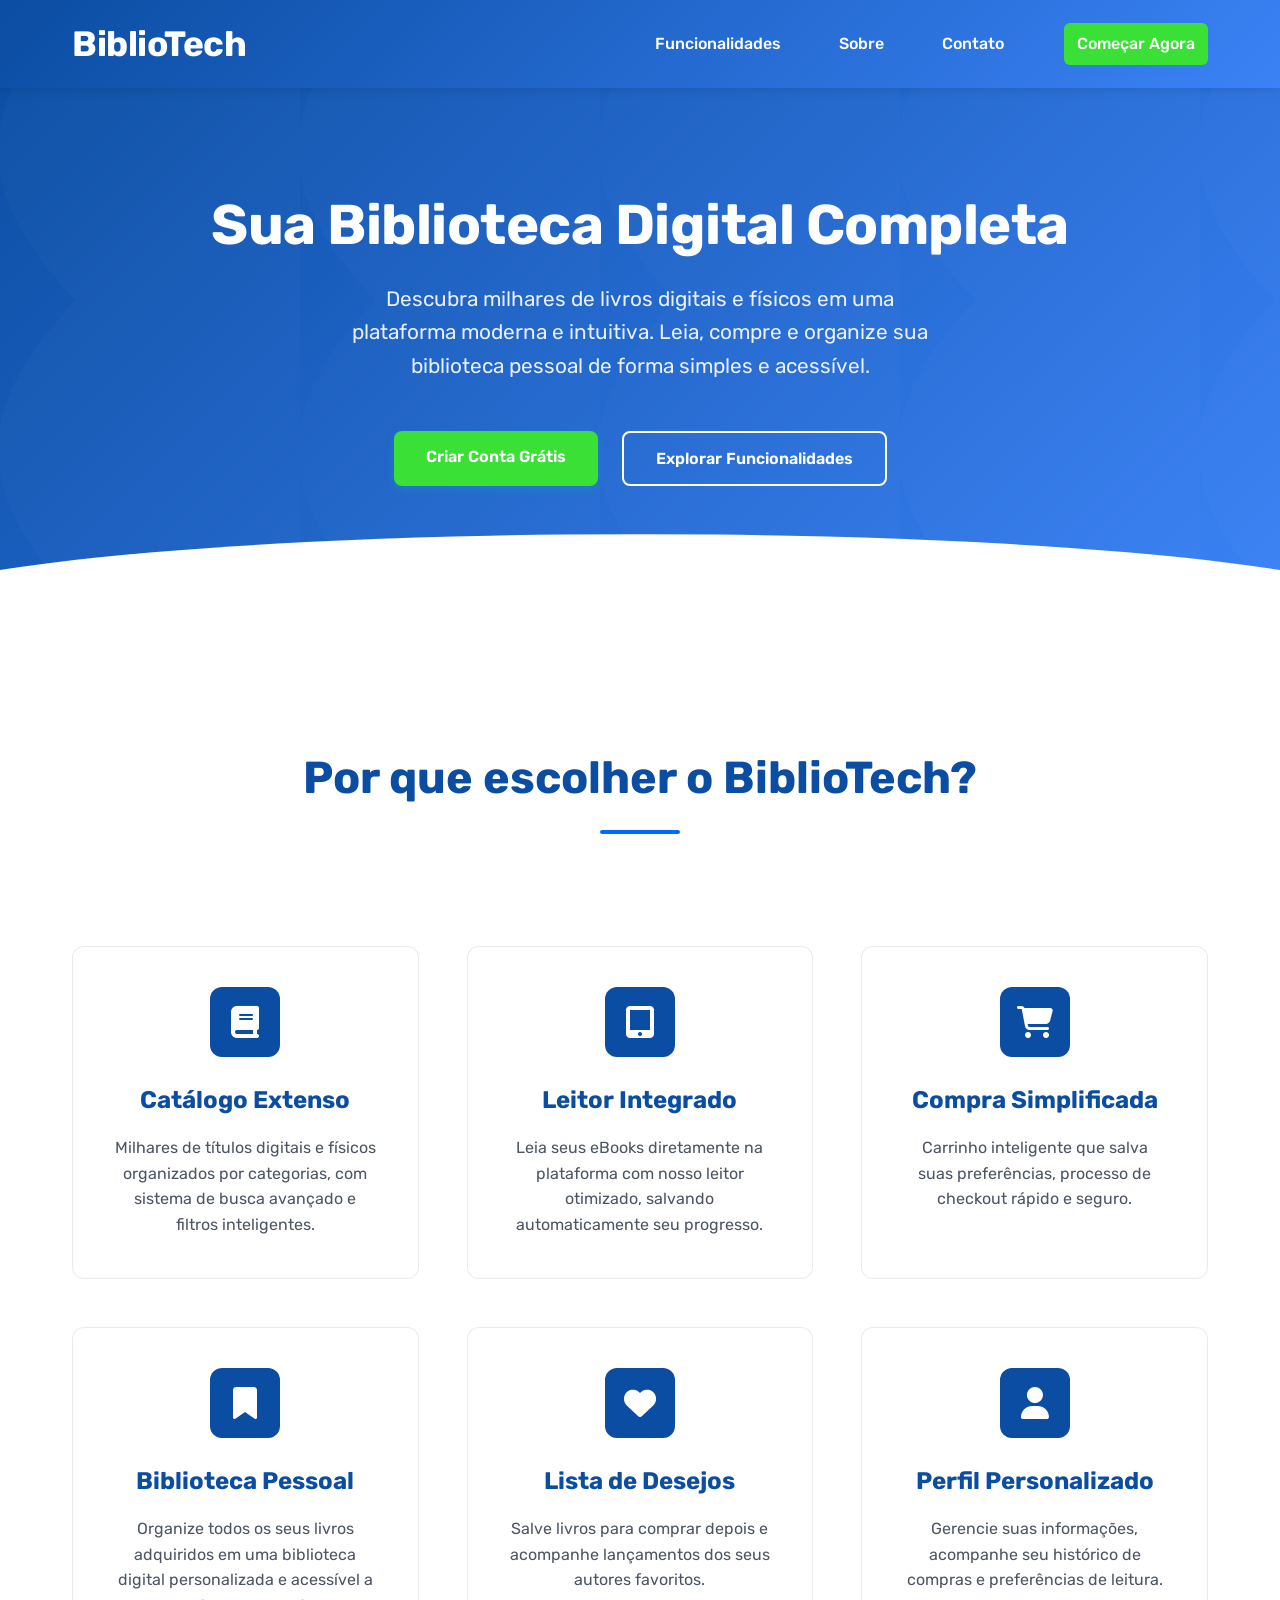
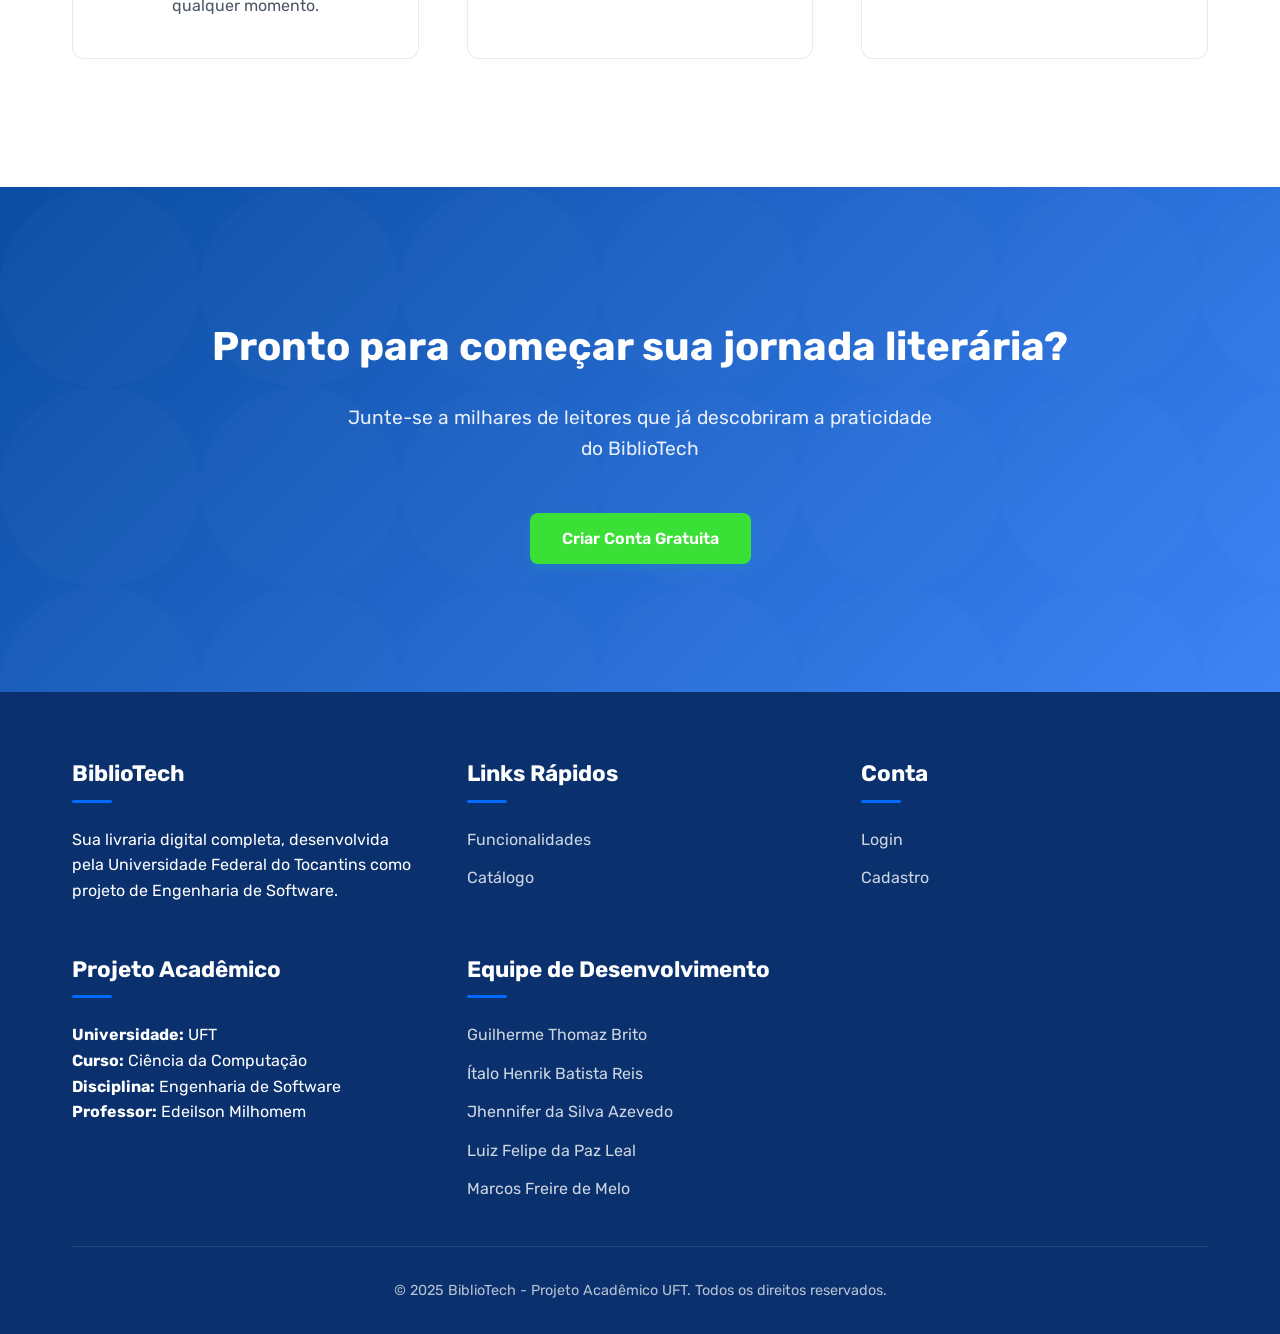
<file: index.html>
<!DOCTYPE html>
<html lang="pt-br">
  <head>
    <meta charset="UTF-8" />
    <meta name="viewport" content="width=device-width, initial-scale=1.0" />
    <title>BiblioTech - Sua Livraria Digital</title>
    <link rel="icon" href="favicon.png" type="image/x-icon" />
    <link
      href="https://fonts.googleapis.com/css2?family=Rubik:wght@300;400;500;600;700&display=swap"
      rel="stylesheet"
    />
    <link
      rel="stylesheet"
      href="https://cdnjs.cloudflare.com/ajax/libs/font-awesome/6.1.1/css/all.min.css"
    />
    <link rel="stylesheet" href="style.css" />
  </head>
  <body>
    <!-- Header -->
    <header class="header">
      <nav class="nav container">
        <a href="https://bibliotech-1067371253069.southamerica-east1.run.app/home.html" class="logo">BiblioTech</a>
        <ul class="nav-links">
          <li><a href="#funcionalidades">Funcionalidades</a></li>
          <li><a href="#sobre">Sobre</a></li>
          <li><a href="#contato">Contato</a></li>
          <li>
            <a href="https://bibliotech-1067371253069.southamerica-east1.run.app/home.html" class="btn-primary"
              >Começar Agora</a
            >
          </li>
        </ul>
      </nav>
    </header>

    <!-- Hero Section -->
    <section class="hero">
      <div class="container">
        <div class="hero-content">
          <h1>Sua Biblioteca Digital Completa</h1>
          <p>
            Descubra milhares de livros digitais e físicos em uma plataforma
            moderna e intuitiva. Leia, compre e organize sua biblioteca pessoal
            de forma simples e acessível.
          </p>
          <div class="hero-buttons">
            <a
              href="https://bibliotech-1067371253069.southamerica-east1.run.app/cadastro-usuario.html"
              class="btn-primary"
              onclick="handleCadastro(this)"
              >Criar Conta Grátis</a
            >
            <a href="#funcionalidades" class="btn-secondary"
              >Explorar Funcionalidades</a
            >
          </div>
        </div>
      </div>
    </section>

    <!-- Features Section -->
    <section class="features" id="funcionalidades">
      <div class="container">
        <h2>Por que escolher o BiblioTech?</h2>
        <div class="features-grid">
          <div class="feature-card">
            <div class="feature-icon">
              <i class="fas fa-book"></i>
            </div>
            <h3>Catálogo Extenso</h3>
            <p>
              Milhares de títulos digitais e físicos organizados por categorias,
              com sistema de busca avançado e filtros inteligentes.
            </p>
          </div>
          <div class="feature-card">
            <div class="feature-icon">
              <i class="fas fa-tablet-alt"></i>
            </div>
            <h3>Leitor Integrado</h3>
            <p>
              Leia seus eBooks diretamente na plataforma com nosso leitor
              otimizado, salvando automaticamente seu progresso.
            </p>
          </div>
          <div class="feature-card">
            <div class="feature-icon">
              <i class="fas fa-shopping-cart"></i>
            </div>
            <h3>Compra Simplificada</h3>
            <p>
              Carrinho inteligente que salva suas preferências, processo de
              checkout rápido e seguro.
            </p>
          </div>
          <div class="feature-card">
            <div class="feature-icon">
              <i class="fas fa-bookmark"></i>
            </div>
            <h3>Biblioteca Pessoal</h3>
            <p>
              Organize todos os seus livros adquiridos em uma biblioteca digital
              personalizada e acessível a qualquer momento.
            </p>
          </div>
          <div class="feature-card">
            <div class="feature-icon">
              <i class="fas fa-heart"></i>
            </div>
            <h3>Lista de Desejos</h3>
            <p>
              Salve livros para comprar depois e acompanhe lançamentos dos seus
              autores favoritos.
            </p>
          </div>
          <div class="feature-card">
            <div class="feature-icon">
              <i class="fas fa-user"></i>
            </div>
            <h3>Perfil Personalizado</h3>
            <p>
              Gerencie suas informações, acompanhe seu histórico de compras e
              preferências de leitura.
            </p>
          </div>
        </div>
      </div>
    </section>

    <!-- CTA Section -->
    <section class="cta">
      <div class="container">
        <h2>Pronto para começar sua jornada literária?</h2>
        <p>
          Junte-se a milhares de leitores que já descobriram a praticidade do
          BiblioTech
        </p>
        <a
          href="https://bibliotech-1067371253069.southamerica-east1.run.app/cadastro-usuario.html"
          class="btn-primary"
          onclick="handleCadastro(this)"
          >Criar Conta Gratuita</a
        >
      </div>
    </section>

    <!-- Footer -->
    <footer class="footer" id="contato">
      <div class="container">
        <div class="footer-content">
          <div class="footer-section">
            <h3>BiblioTech</h3>
            <p>
              Sua livraria digital completa, desenvolvida pela Universidade
              Federal do Tocantins como projeto de Engenharia de Software.
            </p>
          </div>
          <div class="footer-section">
            <h3>Links Rápidos</h3>
            <ul>
              <li><a href="#funcionalidades">Funcionalidades</a></li>
              <li><a href="https://bibliotech-1067371253069.southamerica-east1.run.app/home.html">Catálogo</a></li>
            </ul>
          </div>
          <div class="footer-section">
            <h3>Conta</h3>
            <ul>
              <li><a href="https://bibliotech-1067371253069.southamerica-east1.run.app/login.html">Login</a></li>
              <li>
                <a href="https://bibliotech-1067371253069.southamerica-east1.run.app/cadastro-usuario.html"
                  >Cadastro</a
                >
              </li>
            </ul>
          </div>
          <div class="footer-section" id="sobre">
            <h3>Projeto Acadêmico</h3>
            <p><strong>Universidade:</strong> UFT</p>
            <p><strong>Curso:</strong> Ciência da Computação</p>
            <p><strong>Disciplina:</strong> Engenharia de Software</p>
            <p><strong>Professor:</strong> Edeilson Milhomem</p>
          </div>
          <div class="footer-section">
            <h3>Equipe de Desenvolvimento</h3>            <ul>
              <li>
                <a href="https://github.com/thomazllr" target="_blank" rel="noopener"
                  >Guilherme Thomaz Brito</a
                >
              </li>
              <li>
                <a href="https://github.com/italohreis" target="_blank" rel="noopener"
                  >Ítalo Henrik Batista Reis</a
                >
              </li>
              <li>
                <a href="https://github.com/jhenisushi" target="_blank" rel="noopener"
                  >Jhennifer da Silva Azevedo</a
                >
              </li>
              <li>
                <a href="https://github.com/arkfx" target="_blank" rel="noopener"
                  >Luiz Felipe da Paz Leal</a
                >
              </li>
              <li>
                <a href="https://github.com/MarcosFrMelo" target="_blank" rel="noopener"
                  >Marcos Freire de Melo</a
                >
              </li>
            </ul>
          </div>
        </div>
        <div class="footer-bottom">
          <p>
            &copy; 2025 BiblioTech - Projeto Acadêmico UFT. Todos os direitos
            reservados.
          </p>
        </div>
      </div>
    </footer>

    <script src="script.js"></script>
  </body>
</html>
</file>
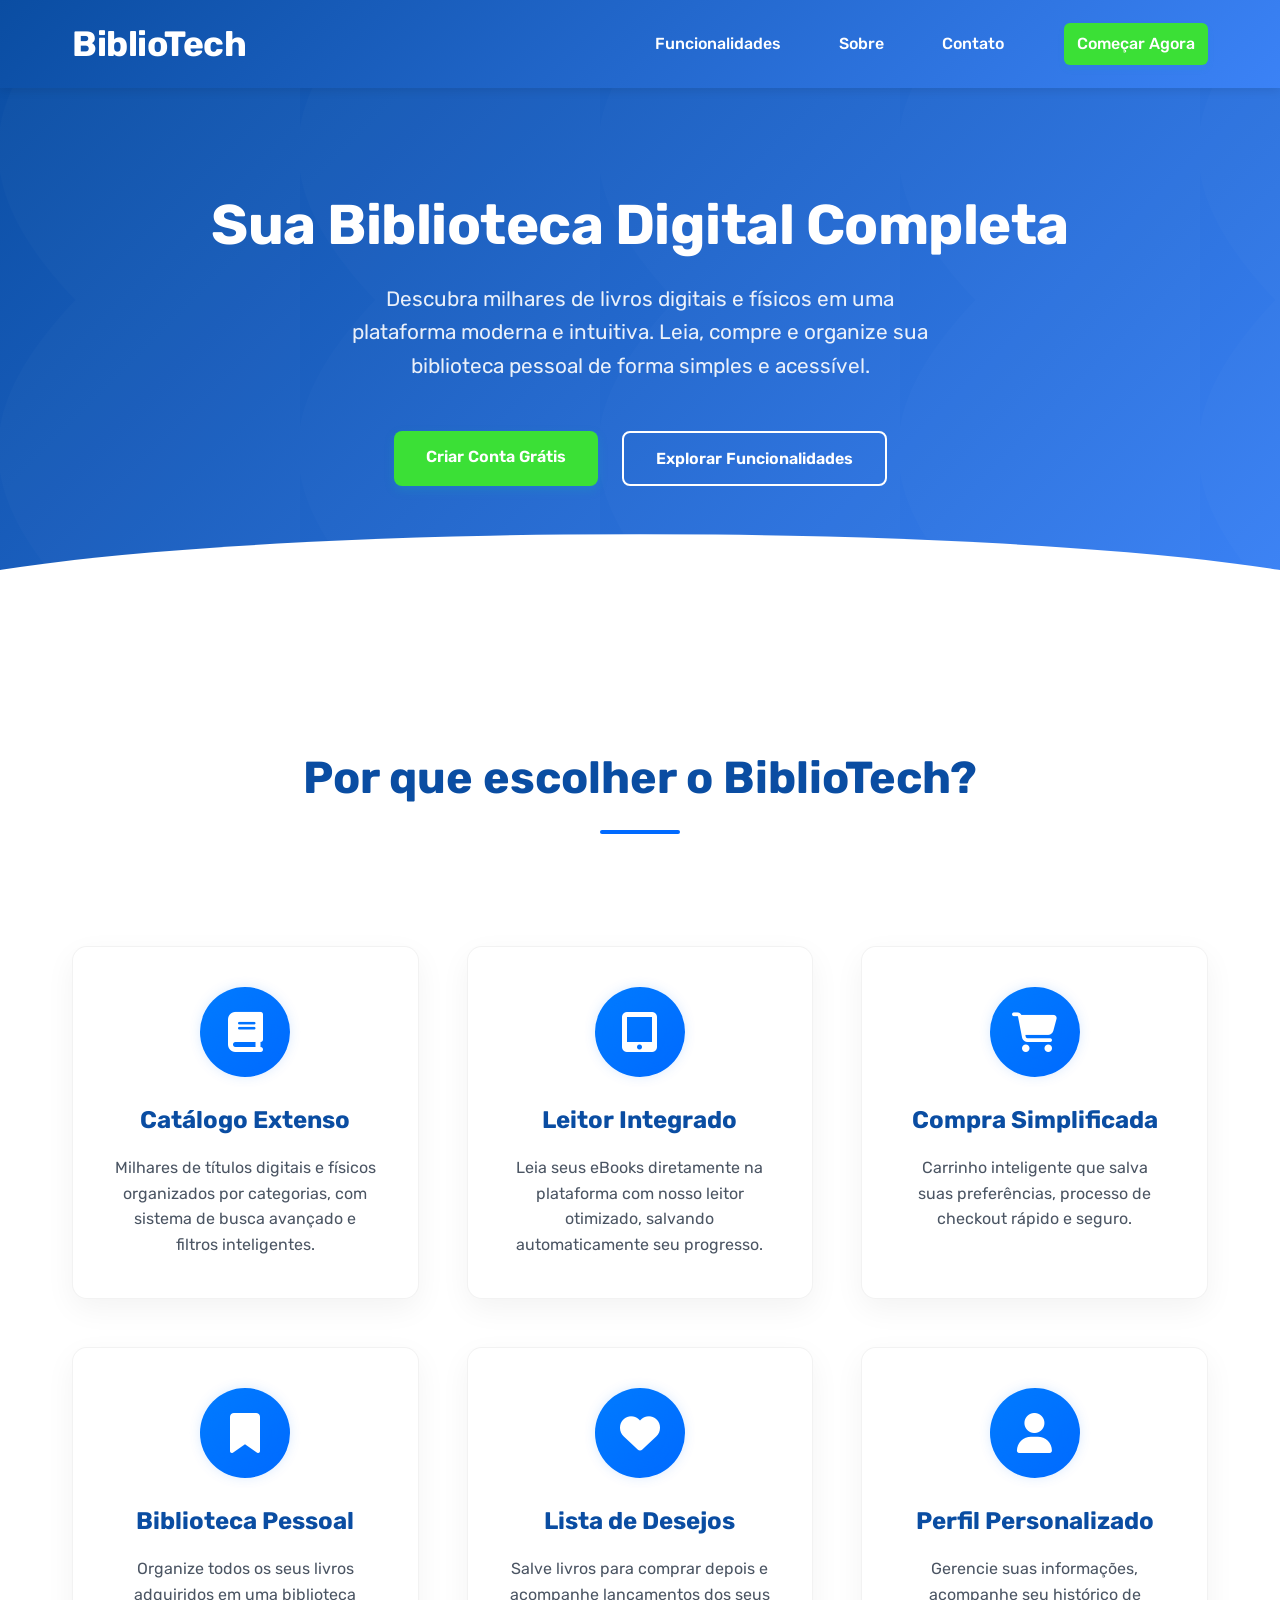
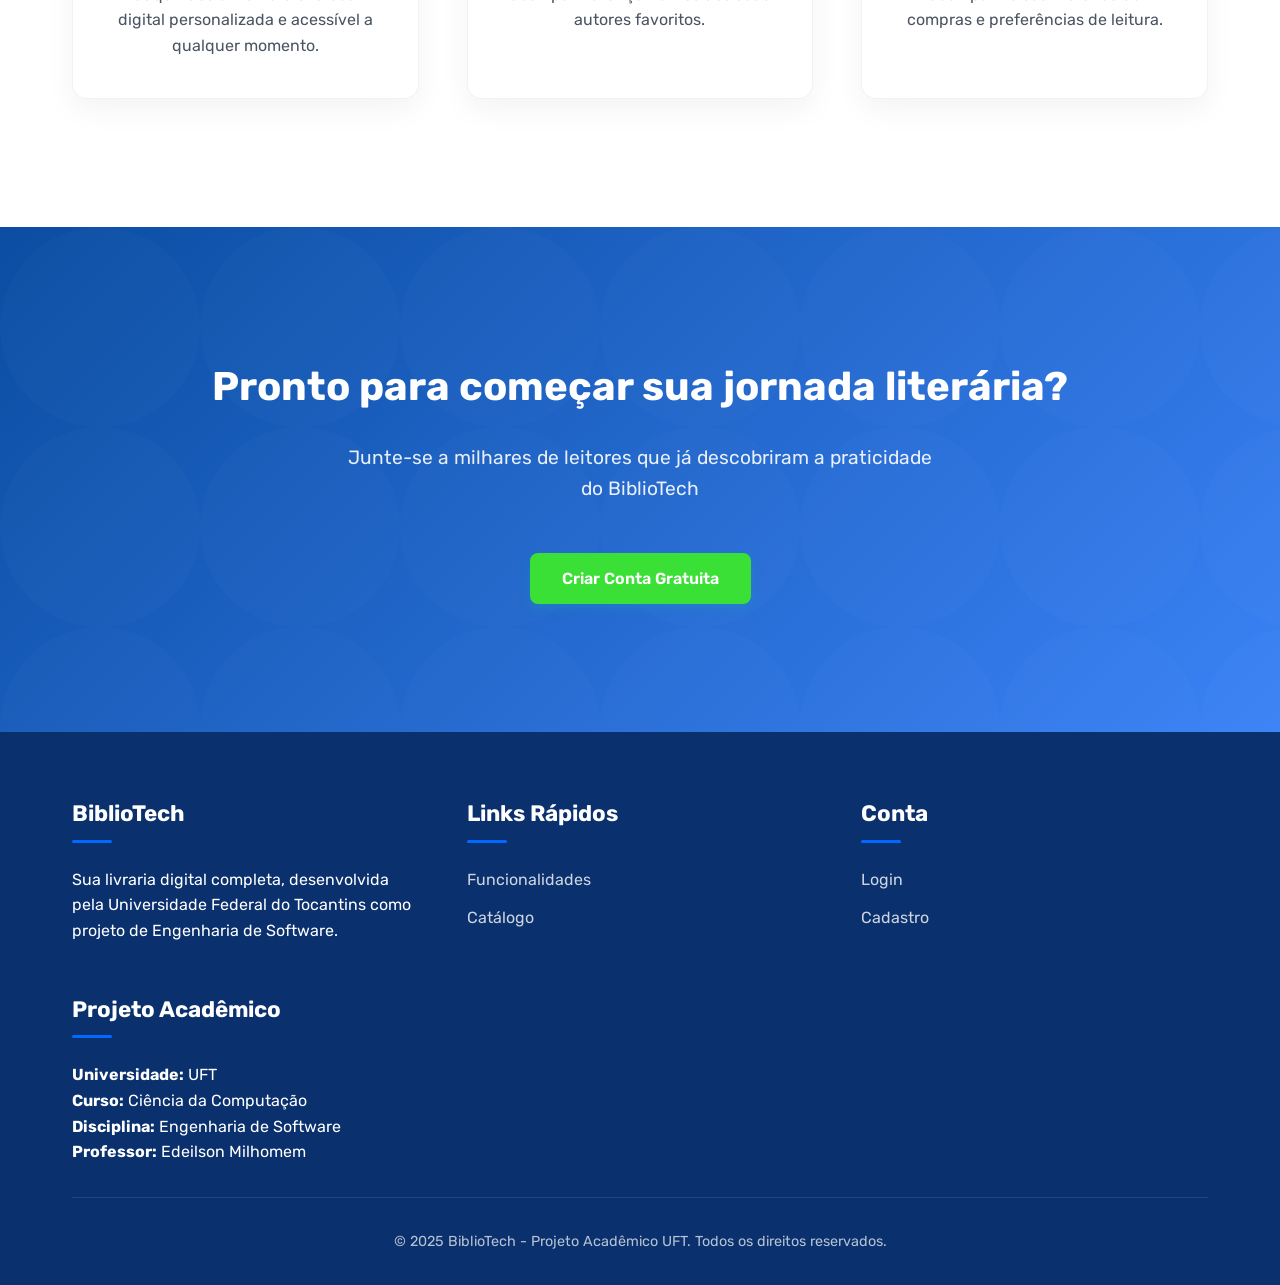
<file: landing-page.html>
<!DOCTYPE html>
<html lang="pt-br">
  <head>
    <meta charset="UTF-8" />
    <meta name="viewport" content="width=device-width, initial-scale=1.0" />
    <title>BiblioTech - Sua Livraria Digital</title>
    <link
      href="https://fonts.googleapis.com/css2?family=Rubik:wght@300;400;500;600;700&display=swap"
      rel="stylesheet"
    />
    <link
      rel="stylesheet"
      href="https://cdnjs.cloudflare.com/ajax/libs/font-awesome/6.1.1/css/all.min.css"
    />
    <link rel="stylesheet" href="landing-page.css" />
  </head>
  <body>
    <!-- Header -->
    <header class="header">
      <nav class="nav container">
        <a href="home.html" class="logo">BiblioTech</a>
        <ul class="nav-links">
          <li><a href="#funcionalidades">Funcionalidades</a></li>
          <li><a href="#sobre">Sobre</a></li>
          <li><a href="#contato">Contato</a></li>
          <li><a href="home.html" class="btn-primary">Começar Agora</a></li>
        </ul>
      </nav>
    </header>

    <!-- Hero Section -->
    <section class="hero">
      <div class="container">
        <div class="hero-content">
          <h1>Sua Biblioteca Digital Completa</h1>
          <p>
            Descubra milhares de livros digitais e físicos em uma plataforma
            moderna e intuitiva. Leia, compre e organize sua biblioteca pessoal
            de forma simples e acessível.
          </p>
          <div class="hero-buttons">
            <a
              href="cadastro-usuario.html"
              class="btn-primary"
              onclick="handleCadastro(this)"
              >Criar Conta Grátis</a
            >
            <a href="#funcionalidades" class="btn-secondary"
              >Explorar Funcionalidades</a
            >
          </div>
        </div>
      </div>
    </section>

    <!-- Features Section -->
    <section class="features" id="funcionalidades">
      <div class="container">
        <h2>Por que escolher o BiblioTech?</h2>
        <div class="features-grid">
          <div class="feature-card">
            <div class="feature-icon">
              <i class="fas fa-book"></i>
            </div>
            <h3>Catálogo Extenso</h3>
            <p>
              Milhares de títulos digitais e físicos organizados por categorias,
              com sistema de busca avançado e filtros inteligentes.
            </p>
          </div>
          <div class="feature-card">
            <div class="feature-icon">
              <i class="fas fa-tablet-alt"></i>
            </div>
            <h3>Leitor Integrado</h3>
            <p>
              Leia seus eBooks diretamente na plataforma com nosso leitor
              otimizado, salvando automaticamente seu progresso.
            </p>
          </div>
          <div class="feature-card">
            <div class="feature-icon">
              <i class="fas fa-shopping-cart"></i>
            </div>
            <h3>Compra Simplificada</h3>
            <p>
              Carrinho inteligente que salva suas preferências, processo de
              checkout rápido e seguro.
            </p>
          </div>
          <div class="feature-card">
            <div class="feature-icon">
              <i class="fas fa-bookmark"></i>
            </div>
            <h3>Biblioteca Pessoal</h3>
            <p>
              Organize todos os seus livros adquiridos em uma biblioteca digital
              personalizada e acessível a qualquer momento.
            </p>
          </div>
          <div class="feature-card">
            <div class="feature-icon">
              <i class="fas fa-heart"></i>
            </div>
            <h3>Lista de Desejos</h3>
            <p>
              Salve livros para comprar depois e acompanhe lançamentos dos seus
              autores favoritos.
            </p>
          </div>
          <div class="feature-card">
            <div class="feature-icon">
              <i class="fas fa-user"></i>
            </div>
            <h3>Perfil Personalizado</h3>
            <p>
              Gerencie suas informações, acompanhe seu histórico de compras e
              preferências de leitura.
            </p>
          </div>
        </div>
      </div>
    </section>

    <!-- CTA Section -->
    <section class="cta">
      <div class="container">
        <h2>Pronto para começar sua jornada literária?</h2>
        <p>
          Junte-se a milhares de leitores que já descobriram a praticidade do
          BiblioTech
        </p>
        <a
          href="cadastro-usuario.html"
          class="btn-primary"
          onclick="handleCadastro(this)"
          >Criar Conta Gratuita</a
        >
      </div>
    </section>

    <!-- Footer -->
    <footer class="footer" id="contato">
      <div class="container">
        <div class="footer-content">
          <div class="footer-section">
            <h3>BiblioTech</h3>
            <p>
              Sua livraria digital completa, desenvolvida pela Universidade
              Federal do Tocantins como projeto de Engenharia de Software.
            </p>
          </div>
          <div class="footer-section">
            <h3>Links Rápidos</h3>
            <ul>
              <li><a href="#funcionalidades">Funcionalidades</a></li>
              <li><a href="home.html">Catálogo</a></li>
            </ul>
          </div>
          <div class="footer-section">
            <h3>Conta</h3>
            <ul>
              <li><a href="login.html">Login</a></li>
              <li><a href="cadastro-usuario.html">Cadastro</a></li>
            </ul>
          </div>
          <div class="footer-section" id="sobre">
            <h3>Projeto Acadêmico</h3>
            <p><strong>Universidade:</strong> UFT</p>
            <p><strong>Curso:</strong> Ciência da Computação</p>
            <p><strong>Disciplina:</strong> Engenharia de Software</p>
            <p><strong>Professor:</strong> Edeilson Milhomem</p>
          </div>
        </div>
        <div class="footer-bottom">
          <p>
            &copy; 2025 BiblioTech - Projeto Acadêmico UFT. Todos os direitos
            reservados.
          </p>
        </div>
      </div>
    </footer>

    <!-- Scripts -->
    <script src="landing-page.js"></script>
  </body>
</html>
</file>
<file: style.css>
/* Biblioteca Digital - Landing Page Styles */

/* Variáveis de Cores - Paleta Azul */
:root {
  --primary: #0a4da2; /* Azul escuro */
  --primary-light: #3b82f6; /* Azul médio */
  --primary-dark: #0a316d; /* Azul muito escuro */
  --secondary: #006aff; /* Azul claro */
  --secondary-light: #007bff; /* Azul muito claro */
  --secondary-dark: #0077b6; /* Azul médio escuro */
  --accent: #3be036; /* Azul esverdeado */
  --accent-light: #22d3ee; /* Azul esverdeado claro */
  --accent-dark: #1c8b18; /* Azul esverdeado escuro */
  --background: #f3f4f6; /* Cinza muito claro */
  --background-alt: #ffffff; /* Branco */
  --text-dark: #1f2937; /* Cinza escuro */
  --text-medium: #4b5563; /* Cinza médio */
  --text-light: #9ca3af; /* Cinza claro */
}

/* Estilos Base */
* {
  margin: 0;
  padding: 0;
  box-sizing: border-box;
}

body {
  font-family: "Rubik", sans-serif;
  line-height: 1.6;
  color: var(--text-dark);
  background-color: var(--background);
}

.container {
  max-width: 1200px;
  margin: 0 auto;
  padding: 0 2rem;
}

/* Botões */
.btn-primary {
  background: var(--accent);
  color: white;
  padding: 0.8rem 2rem;
  border: none;
  border-radius: 8px;
  font-weight: 600;
  text-decoration: none;
  transition: all 0.3s ease;
  cursor: pointer;
  box-shadow: 0 4px 6px rgba(22, 163, 184, 0.1);
  display: inline-block;
}

.btn-primary:hover {
  background: var(--accent-dark);
  transform: translateY(-2px);
}

.btn-secondary {
  background: transparent;
  color: var(--primary);
  border: 2px solid var(--primary);
  padding: 0.8rem 2rem;
  border-radius: 8px;
  font-weight: 600;
  text-decoration: none;
  transition: all 0.3s ease;
  cursor: pointer;
  display: inline-block;
}

.btn-secondary:hover {
  background: var(--primary);
  color: white;
  transform: translateY(-2px);
  box-shadow: 0 4px 8px rgba(74, 71, 163, 0.2);
}

/* Header */
.header {
  background: var(--primary);
  background: linear-gradient(
    135deg,
    var(--primary) 0%,
    var(--primary-light) 100%
  );
  color: white;
  padding: 1rem 0;
  position: fixed;
  top: 0;
  width: 100%;
  z-index: 1000;
  box-shadow: 0 2px 10px rgba(0, 0, 0, 0.1);
}

.nav {
  display: flex;
  justify-content: space-between;
  align-items: center;
}

.logo {
  font-size: 2.2rem;
  font-weight: 700;
  text-decoration: none;
  color: white;
  letter-spacing: -0.5px;
}

.nav-links {
  display: flex;
  list-style: none;
  gap: 2rem;
  align-items: center;
}

.nav-links a {
  color: white;
  text-decoration: none;
  font-weight: 500;
  transition: all 0.3s ease;
  padding: 0.5rem 0.8rem;
  border-radius: 6px;
}

.nav-links a:hover {
  background: rgba(255, 255, 255, 0.15);
}

.nav-links .btn-primary {
  margin-left: 1rem;
}

/* Hero Section */
.hero {
  background: linear-gradient(
    135deg,
    var(--primary) 0%,
    var(--primary-light) 100%
  );
  color: white;
  padding: 12rem 0 8rem;
  text-align: center;
  position: relative;
  overflow: hidden;
}

.hero::before {
  content: "";
  position: absolute;
  top: 0;
  left: 0;
  right: 0;
  bottom: 0;
  background-image: url('data:image/svg+xml;utf8,<svg width="100" height="100" viewBox="0 0 100 100" xmlns="http://www.w3.org/2000/svg"><path fill="rgba(255,255,255,0.05)" d="M25.14 0C-9.2 36.34-9.2 63.66 25.14 100c68.69 0 42.34 0 74.86 0C134.2 63.66 134.2 36.34 100 0c-32.52 0-6.17 0-74.86 0z"/></svg>');
  background-size: 300px;
  opacity: 0.3;
  z-index: 0;
}

.hero-content {
  position: relative;
  z-index: 2;
}

.hero h1 {
  font-size: 3.5rem;
  font-weight: 700;
  margin-bottom: 1.5rem;
  letter-spacing: -0.5px;
  line-height: 1.2;
}

.hero p {
  font-size: 1.3rem;
  margin-bottom: 3rem;
  opacity: 0.9;
  max-width: 600px;
  margin-left: auto;
  margin-right: auto;
}

.hero-buttons {
  display: flex;
  gap: 1.5rem;
  justify-content: center;
  flex-wrap: wrap;
}

.hero-buttons .btn-primary {
  background: var(--accent);
  box-shadow: 0 4px 10px rgba(22, 163, 184, 0.3);
}

.hero-buttons .btn-primary:hover {
  background: var(--accent-dark);
  box-shadow: 0 6px 14px rgba(22, 163, 184, 0.4);
}

.hero-buttons .btn-secondary {
  border-color: white;
  color: white;
}

.hero-buttons .btn-secondary:hover {
  background: rgba(255, 255, 255, 0.2);
  color: white;
}

/* Features Section */
.features {
  padding: 8rem 0;
  background: var(--background-alt);
  position: relative;
}

.features::before {
  content: "";
  position: absolute;
  top: -80px;
  left: 0;
  width: 100%;
  height: 80px;
  background: var(--background-alt);
  clip-path: ellipse(60% 80px at 50% 80px);
}

.features h2 {
  text-align: center;
  font-size: 2.8rem;
  margin-bottom: 3rem;
  color: var(--primary);
  position: relative;
  display: inline-block;
  left: 50%;
  transform: translateX(-50%);
}

.features h2::after {
  content: "";
  display: block;
  width: 80px;
  height: 4px;
  background: var(--secondary);
  margin: 1rem auto 0;
  border-radius: 2px;
}

.features-grid {
  display: grid;
  grid-template-columns: repeat(auto-fit, minmax(300px, 1fr));
  gap: 3rem;
  margin-top: 4rem;
}

.feature-card {
  text-align: center;
  padding: 2.5rem;
  border-radius: 12px;
  background: white;
  border: 1px solid rgba(0, 0, 0, 0.08);
}

.feature-card:hover {
  border-color: var(--primary-light);
}

.feature-icon {
  width: 70px;
  height: 70px;
  background: var(--primary);
  border-radius: 12px;
  display: flex;
  align-items: center;
  justify-content: center;
  margin: 0 auto 1.5rem;
  font-size: 2rem;
  color: white;
}

.feature-card h3 {
  font-size: 1.5rem;
  margin-bottom: 1rem;
  color: var(--primary);
}

.feature-card p {
  color: var(--text-medium);
  line-height: 1.6;
}

/* CTA Section */
.cta {
  background: linear-gradient(
    135deg,
    var(--primary) 0%,
    var(--primary-light) 100%
  );
  color: white;
  padding: 8rem 0;
  text-align: center;
  position: relative;
  overflow: hidden;
}

.cta::before {
  content: "";
  position: absolute;
  top: 0;
  left: 0;
  width: 100%;
  height: 100%;
  background-image: url('data:image/svg+xml;utf8,<svg width="200" height="200" viewBox="0 0 100 100" xmlns="http://www.w3.org/2000/svg"><path fill="rgba(255,255,255,0.05)" d="M0 50 A50 50 0 0 1 100 50 A50 50 0 0 1 0 50 Z"/></svg>');
  background-size: 200px;
  opacity: 0.3;
}

.cta h2 {
  font-size: 2.5rem;
  margin-bottom: 1.5rem;
  position: relative;
}

.cta p {
  font-size: 1.2rem;
  margin-bottom: 3rem;
  opacity: 0.9;
  max-width: 600px;
  margin-left: auto;
  margin-right: auto;
  position: relative;
}

.cta .btn-primary {
  background: var(--accent);
  box-shadow: 0 4px 10px rgba(22, 163, 184, 0.3);
  position: relative;
}

.cta .btn-primary:hover {
  background: var(--accent-dark);
  box-shadow: 0 6px 14px rgba(22, 163, 184, 0.4);
}

/* Footer */
.footer {
  background: var(--primary-dark);
  color: white;
  padding: 4rem 0 2rem;
}

.footer-content {
  display: grid;
  grid-template-columns: repeat(auto-fit, minmax(250px, 1fr));
  gap: 3rem;
  margin-bottom: 2rem;
}

.footer-section h3 {
  margin-bottom: 1.5rem;
  color: white;
  font-size: 1.4rem;
  position: relative;
  display: inline-block;
}

.footer-section h3::after {
  content: "";
  display: block;
  width: 40px;
  height: 3px;
  background: var(--secondary);
  margin-top: 0.5rem;
  border-radius: 1.5px;
}

.footer-section ul {
  list-style: none;
}

.footer-section ul li {
  margin-bottom: 0.8rem;
}

.footer-section a {
  color: rgba(255, 255, 255, 0.8);
  text-decoration: none;
  transition: all 0.3s ease;
  display: inline-block;
}

.footer-section a:hover {
  color: white;
  transform: translateX(5px);
}

.footer-bottom {
  text-align: center;
  padding-top: 2rem;
  border-top: 1px solid rgba(255, 255, 255, 0.1);
  color: rgba(255, 255, 255, 0.7);
  font-size: 0.9rem;
}

/* Loading Animation */
.loading-animation {
  display: inline-block;
  width: 20px;
  height: 20px;
  border: 3px solid rgba(255, 255, 255, 0.3);
  border-radius: 50%;
  border-top-color: white;
  animation: spin 1s infinite linear;
}

@keyframes spin {
  to {
    transform: rotate(360deg);
  }
}

/* Mobile Responsiveness */
@media (max-width: 768px) {
  .nav-links {
    display: none;
  }

  .hero h1 {
    font-size: 2.5rem;
  }

  .hero p {
    font-size: 1.1rem;
  }

  .hero-buttons {
    flex-direction: column;
    align-items: center;
  }

  .features h2 {
    font-size: 2.2rem;
  }

  .container {
    padding: 0 1rem;
  }

  .feature-card {
    padding: 2rem 1.5rem;
  }
}
</file>
<file: landing-page.css>
/* Biblioteca Digital - Landing Page Styles */

/* Variáveis de Cores - Paleta Azul */
:root {
    --primary: #0a4da2;           /* Azul escuro */
    --primary-light: #3b82f6;     /* Azul médio */
    --primary-dark: #0a316d;      /* Azul muito escuro */
    --secondary: #006aff;         /* Azul claro */
    --secondary-light: #007bff;   /* Azul muito claro */
    --secondary-dark: #0077b6;    /* Azul médio escuro */
    --accent: #3be036;            /* Azul esverdeado */
    --accent-light: #22d3ee;      /* Azul esverdeado claro */
    --accent-dark: #0e7490;       /* Azul esverdeado escuro */
    --background: #f3f4f6;        /* Cinza muito claro */
    --background-alt: #ffffff;    /* Branco */
    --text-dark: #1f2937;         /* Cinza escuro */
    --text-medium: #4b5563;       /* Cinza médio */
    --text-light: #9ca3af;        /* Cinza claro */
}

/* Estilos Base */
* {
    margin: 0;
    padding: 0;
    box-sizing: border-box;
}

body {
    font-family: 'Rubik', sans-serif;
    line-height: 1.6;
    color: var(--text-dark);
    background-color: var(--background);
}

.container {
    max-width: 1200px;
    margin: 0 auto;
    padding: 0 2rem;
}

/* Botões */
.btn-primary {
    background: var(--accent);
    color: white;
    padding: 0.8rem 2rem;
    border: none;
    border-radius: 8px;
    font-weight: 600;
    text-decoration: none;
    transition: all 0.3s ease;
    cursor: pointer;
    box-shadow: 0 4px 6px rgba(22, 163, 184, 0.1);
    display: inline-block;
}

.btn-primary:hover {
    background: var(--accent-dark);
    transform: translateY(-2px);
    box-shadow: 0 6px 12px rgba(22, 163, 184, 0.2);
}

.btn-secondary {
    background: transparent;
    color: var(--primary);
    border: 2px solid var(--primary);
    padding: 0.8rem 2rem;
    border-radius: 8px;
    font-weight: 600;
    text-decoration: none;
    transition: all 0.3s ease;
    cursor: pointer;
    display: inline-block;
}

.btn-secondary:hover {
    background: var(--primary);
    color: white;
    transform: translateY(-2px);
    box-shadow: 0 4px 8px rgba(74, 71, 163, 0.2);
}

/* Header */
.header {
    background: var(--primary);
    background: linear-gradient(135deg, var(--primary) 0%, var(--primary-light) 100%);
    color: white;
    padding: 1rem 0;
    position: fixed;
    top: 0;
    width: 100%;
    z-index: 1000;
    box-shadow: 0 2px 10px rgba(0, 0, 0, 0.1);
}

.nav {
    display: flex;
    justify-content: space-between;
    align-items: center;
}

.logo {
    font-size: 2.2rem;
    font-weight: 700;
    text-decoration: none;
    color: white;
    letter-spacing: -0.5px;
}

.nav-links {
    display: flex;
    list-style: none;
    gap: 2rem;
    align-items: center;
}

.nav-links a {
    color: white;
    text-decoration: none;
    font-weight: 500;
    transition: all 0.3s ease;
    padding: 0.5rem 0.8rem;
    border-radius: 6px;
}

.nav-links a:hover {
    background: rgba(255, 255, 255, 0.15);
}

.nav-links .btn-primary {
    margin-left: 1rem;
}

/* Hero Section */
.hero {
    background: linear-gradient(135deg, var(--primary) 0%, var(--primary-light) 100%);
    color: white;
    padding: 12rem 0 8rem;
    text-align: center;
    position: relative;
    overflow: hidden;
}

.hero::before {
    content: '';
    position: absolute;
    top: 0;
    left: 0;
    right: 0;
    bottom: 0;
    background-image: url('data:image/svg+xml;utf8,<svg width="100" height="100" viewBox="0 0 100 100" xmlns="http://www.w3.org/2000/svg"><path fill="rgba(255,255,255,0.05)" d="M25.14 0C-9.2 36.34-9.2 63.66 25.14 100c68.69 0 42.34 0 74.86 0C134.2 63.66 134.2 36.34 100 0c-32.52 0-6.17 0-74.86 0z"/></svg>');
    background-size: 300px;
    opacity: 0.3;
    z-index: 0;
}

.hero-content {
    position: relative;
    z-index: 2;
}

.hero h1 {
    font-size: 3.5rem;
    font-weight: 700;
    margin-bottom: 1.5rem;
    letter-spacing: -0.5px;
    line-height: 1.2;
}

.hero p {
    font-size: 1.3rem;
    margin-bottom: 3rem;
    opacity: 0.9;
    max-width: 600px;
    margin-left: auto;
    margin-right: auto;
}

.hero-buttons {
    display: flex;
    gap: 1.5rem;
    justify-content: center;
    flex-wrap: wrap;
}

.hero-buttons .btn-primary {
    background: var(--accent);
    box-shadow: 0 4px 10px rgba(22, 163, 184, 0.3);
}

.hero-buttons .btn-primary:hover {
    background: var(--accent-dark);
    box-shadow: 0 6px 14px rgba(22, 163, 184, 0.4);
}

.hero-buttons .btn-secondary {
    border-color: white;
    color: white;
}

.hero-buttons .btn-secondary:hover {
    background: rgba(255, 255, 255, 0.2);
    color: white;
}

/* Features Section */
.features {
    padding: 8rem 0;
    background: var(--background-alt);
    position: relative;
}

.features::before {
    content: '';
    position: absolute;
    top: -80px;
    left: 0;
    width: 100%;
    height: 80px;
    background: var(--background-alt);
    clip-path: ellipse(60% 80px at 50% 80px);
}

.features h2 {
    text-align: center;
    font-size: 2.8rem;
    margin-bottom: 3rem;
    color: var(--primary);
    position: relative;
    display: inline-block;
    left: 50%;
    transform: translateX(-50%);
}

.features h2::after {
    content: '';
    display: block;
    width: 80px;
    height: 4px;
    background: var(--secondary);
    margin: 1rem auto 0;
    border-radius: 2px;
}

.features-grid {
    display: grid;
    grid-template-columns: repeat(auto-fit, minmax(300px, 1fr));
    gap: 3rem;
    margin-top: 4rem;
}

.feature-card {
    text-align: center;
    padding: 2.5rem;
    border-radius: 15px;
    background: white;
    box-shadow: 0 10px 30px rgba(0, 0, 0, 0.05);
    transition: all 0.3s ease;
    border: 1px solid rgba(0, 0, 0, 0.05);
    opacity: 0;
    transform: translateY(30px);
}

.feature-card.animate {
    opacity: 1;
    transform: translateY(0);
}

.feature-card:hover {
    transform: translateY(-10px);
    box-shadow: 0 15px 35px rgba(0, 0, 0, 0.1);
    border-color: rgba(0, 160, 240, 0.2);
}

.feature-card:nth-child(1) { transition-delay: 0.1s; }
.feature-card:nth-child(2) { transition-delay: 0.2s; }
.feature-card:nth-child(3) { transition-delay: 0.3s; }
.feature-card:nth-child(4) { transition-delay: 0.4s; }
.feature-card:nth-child(5) { transition-delay: 0.5s; }
.feature-card:nth-child(6) { transition-delay: 0.6s; }

.feature-icon {
    width: 90px;
    height: 90px;
    background: linear-gradient(135deg, var(--secondary-light), var(--secondary));
    border-radius: 50%;
    display: flex;
    align-items: center;
    justify-content: center;
    margin: 0 auto 1.5rem;
    font-size: 2.5rem;
    position: relative;
    z-index: 1;
    color: white;
}

.feature-icon::after {
    content: '';
    position: absolute;
    width: 100%;
    height: 100%;
    background: inherit;
    border-radius: 50%;
    z-index: -1;
    opacity: 0.4;
    filter: blur(10px);
    transform: scale(0.85);
}

.feature-card h3 {
    font-size: 1.5rem;
    margin-bottom: 1rem;
    color: var(--primary);
}

.feature-card p {
    color: var(--text-medium);
    line-height: 1.6;
}

/* CTA Section */
.cta {
    background: linear-gradient(135deg, var(--primary) 0%, var(--primary-light) 100%);    color: white;
    padding: 8rem 0;
    text-align: center;
    position: relative;
    overflow: hidden;
}

.cta::before {
    content: '';
    position: absolute;
    top: 0;
    left: 0;
    width: 100%;
    height: 100%;
    background-image: url('data:image/svg+xml;utf8,<svg width="200" height="200" viewBox="0 0 100 100" xmlns="http://www.w3.org/2000/svg"><path fill="rgba(255,255,255,0.05)" d="M0 50 A50 50 0 0 1 100 50 A50 50 0 0 1 0 50 Z"/></svg>');
    background-size: 200px;
    opacity: 0.3;
}

.cta h2 {
    font-size: 2.5rem;
    margin-bottom: 1.5rem;
    position: relative;
}

.cta p {
    font-size: 1.2rem;
    margin-bottom: 3rem;
    opacity: 0.9;
    max-width: 600px;
    margin-left: auto;
    margin-right: auto;
    position: relative;
}

.cta .btn-primary {
    background: var(--accent);
    box-shadow: 0 4px 10px rgba(22, 163, 184, 0.3);
    position: relative;
}

.cta .btn-primary:hover {
    background: var(--accent-dark);
    box-shadow: 0 6px 14px rgba(22, 163, 184, 0.4);
}

/* Footer */
.footer {
    background: var(--primary-dark);
    color: white;
    padding: 4rem 0 2rem;
}

.footer-content {
    display: grid;
    grid-template-columns: repeat(auto-fit, minmax(250px, 1fr));
    gap: 3rem;
    margin-bottom: 2rem;
}

.footer-section h3 {
    margin-bottom: 1.5rem;
    color: white;
    font-size: 1.4rem;
    position: relative;
    display: inline-block;
}

.footer-section h3::after {
    content: '';
    display: block;
    width: 40px;
    height: 3px;
    background: var(--secondary);
    margin-top: 0.5rem;
    border-radius: 1.5px;
}

.footer-section ul {
    list-style: none;
}

.footer-section ul li {
    margin-bottom: 0.8rem;
}

.footer-section a {
    color: rgba(255, 255, 255, 0.8);
    text-decoration: none;
    transition: all 0.3s ease;
    display: inline-block;
}

.footer-section a:hover {
    color: white;
    transform: translateX(5px);
}

.footer-bottom {
    text-align: center;
    padding-top: 2rem;
    border-top: 1px solid rgba(255, 255, 255, 0.1);
    color: rgba(255, 255, 255, 0.7);
    font-size: 0.9rem;
}

/* Loading Animation */
.loading-animation {
    display: inline-block;
    width: 20px;
    height: 20px;
    border: 3px solid rgba(255, 255, 255, 0.3);
    border-radius: 50%;
    border-top-color: white;
    animation: spin 1s infinite linear;
}

@keyframes spin {
    to {
        transform: rotate(360deg);
    }
}

/* Mobile Responsiveness */
@media (max-width: 768px) {
    .nav-links {
        display: none;
    }

    .hero h1 {
        font-size: 2.5rem;
    }

    .hero p {
        font-size: 1.1rem;
    }

    .hero-buttons {
        flex-direction: column;
        align-items: center;
    }

    .features h2 {
        font-size: 2.2rem;
    }

    .container {
        padding: 0 1rem;
    }
    
    .feature-card {
        padding: 2rem 1.5rem;
    }
}
</file>
